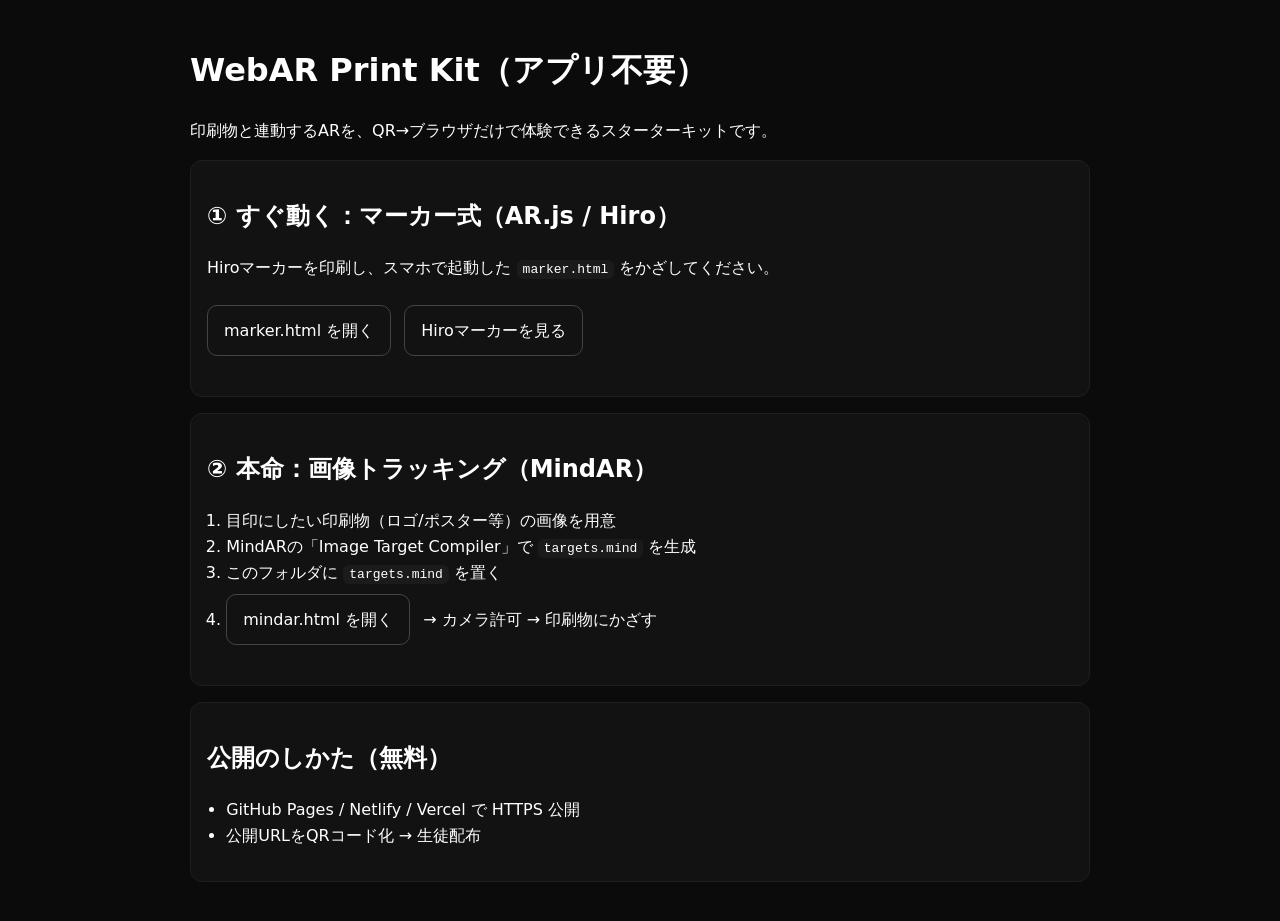
<file: index.html>
<!doctype html>
<html lang="ja">
<head>
  <meta charset="utf-8" />
  <meta name="viewport" content="width=device-width,initial-scale=1" />
  <title>WebAR Print Kit</title>
  <style>
    body{font-family:system-ui, -apple-system, Segoe UI, Roboto, sans-serif;line-height:1.6;margin:0;background:#0b0b0b;color:#fff}
    main{max-width:900px;margin:0 auto;padding:24px}
    a.button{display:inline-block;padding:12px 16px;margin:8px 8px 8px 0;border:1px solid #444;border-radius:10px;color:#fff;text-decoration:none}
    .card{background:#121212;border:1px solid #1f1f1f;border-radius:12px;padding:16px;margin:16px 0}
    code{background:#1b1b1b;padding:2px 6px;border-radius:6px}
    ol,ul{padding-left:1.2em}
  </style>
</head>
<body>
  <main>
    <h1>WebAR Print Kit（アプリ不要）</h1>
    <p>印刷物と連動するARを、QR→ブラウザだけで体験できるスターターキットです。</p>

    <div class="card">
      <h2>① すぐ動く：マーカー式（AR.js / Hiro）</h2>
      <p>Hiroマーカーを印刷し、スマホで起動した <code>marker.html</code> をかざしてください。</p>
      <p><a class="button" href="./marker.html">marker.html を開く</a>
      <a class="button" href="https://github.com/AR-js-org/AR.js/blob/master/three.js/data/images/HIRO.jpg" target="_blank" rel="noopener">Hiroマーカーを見る</a></p>
    </div>

    <div class="card">
      <h2>② 本命：画像トラッキング（MindAR）</h2>
      <ol>
        <li>目印にしたい印刷物（ロゴ/ポスター等）の画像を用意</li>
        <li>MindARの「Image Target Compiler」で <code>targets.mind</code> を生成</li>
        <li>このフォルダに <code>targets.mind</code> を置く</li>
        <li><a class="button" href="./mindar.html">mindar.html を開く</a> → カメラ許可 → 印刷物にかざす</li>
      </ol>
    </div>

    <div class="card">
      <h2>公開のしかた（無料）</h2>
      <ul>
        <li>GitHub Pages / Netlify / Vercel で HTTPS 公開</li>
        <li>公開URLをQRコード化 → 生徒配布</li>
      </ul>
    </div>
  </main>
</body>
</html>
</file>
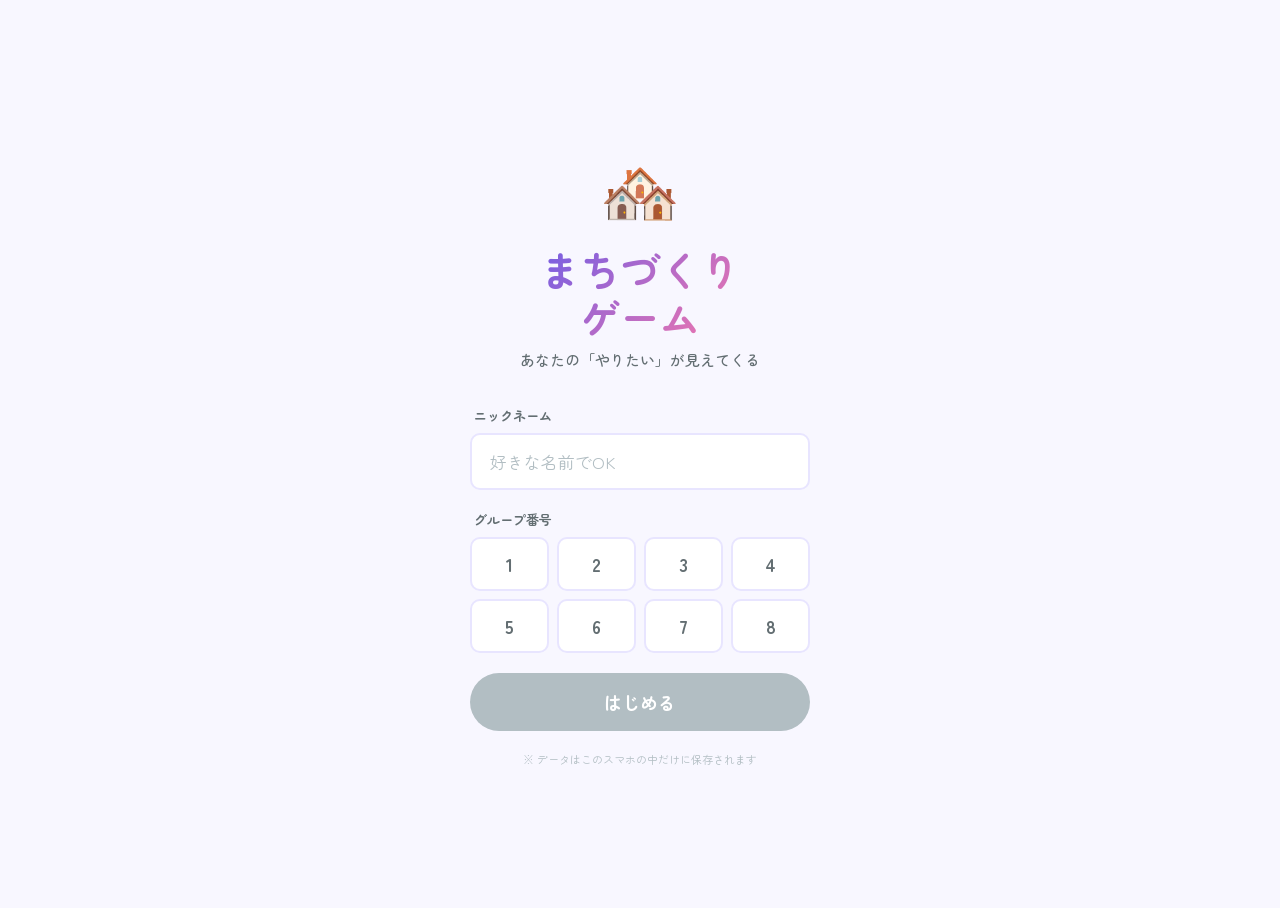
<file: docs/index.html>
<!DOCTYPE html>
<html lang="ja">
<head>
  <meta charset="UTF-8">
  <meta name="viewport" content="width=device-width, initial-scale=1.0, user-scalable=no">
  <title>まちづくりゲーム</title>
  <link rel="stylesheet" href="style.css">
  <link rel="preconnect" href="https://fonts.googleapis.com">
  <link rel="preconnect" href="https://fonts.gstatic.com" crossorigin>
  <link href="https://fonts.googleapis.com/css2?family=Zen+Maru+Gothic:wght@400;500;700&display=swap" rel="stylesheet">
</head>
<body>
  <div id="app">

    <!-- ========== Welcome Screen ========== -->
    <section id="screen-welcome" class="screen active">
      <div class="welcome-container">
        <div class="welcome-hero">
          <div class="welcome-emoji-float">🏘️</div>
          <h1 class="welcome-title">まちづくり<br>ゲーム</h1>
          <p class="welcome-subtitle">あなたの「やりたい」が見えてくる</p>
        </div>
        <div class="welcome-form">
          <div class="input-group">
            <label for="nickname">ニックネーム</label>
            <input type="text" id="nickname" placeholder="好きな名前でOK" maxlength="10" autocomplete="off">
          </div>
          <div class="input-group">
            <label for="group-select">グループ番号</label>
            <div class="group-selector">
              <button class="group-btn" data-group="1">1</button>
              <button class="group-btn" data-group="2">2</button>
              <button class="group-btn" data-group="3">3</button>
              <button class="group-btn" data-group="4">4</button>
              <button class="group-btn" data-group="5">5</button>
              <button class="group-btn" data-group="6">6</button>
              <button class="group-btn" data-group="7">7</button>
              <button class="group-btn" data-group="8">8</button>
            </div>
          </div>
          <button id="btn-start" class="btn-primary" disabled>はじめる</button>
        </div>
        <p class="welcome-note">※ データはこのスマホの中だけに保存されます</p>
      </div>
    </section>

    <!-- ========== How to Play Screen ========== -->
    <section id="screen-howto" class="screen">
      <div class="howto-container">
        <h2 class="howto-title">遊び方</h2>
        <div class="howto-steps">
          <div class="howto-step">
            <div class="howto-step-num">1</div>
            <div class="howto-step-text">
              <strong>施設が出てくる</strong>
              <p>町に新しい施設が建つよ</p>
            </div>
          </div>
          <div class="howto-step">
            <div class="howto-step-num">2</div>
            <div class="howto-step-text">
              <strong>自分の役割を選ぶ</strong>
              <p>「やりたい」で直感で選ぼう</p>
            </div>
          </div>
          <div class="howto-step">
            <div class="howto-step-num">3</div>
            <div class="howto-step-text">
              <strong>周りの人に聞く</strong>
              <p>「私にはどれが合うと思う？」<br>聞いた答えを記録しよう</p>
            </div>
          </div>
          <div class="howto-step">
            <div class="howto-step-num">4</div>
            <div class="howto-step-text">
              <strong>結果を見る</strong>
              <p>多くの人に聞くほど<br>結果がくわしくなる！</p>
            </div>
          </div>
        </div>
        <div class="howto-rule">
          <span class="howto-rule-icon">💡</span>
          <span>「できそう」じゃなくて<br><strong>「やりたい」</strong>で選んでね</span>
        </div>
        <button id="btn-howto-start" class="btn-primary">スタート！</button>
      </div>
    </section>

    <!-- ========== Round: Self Select Screen ========== -->
    <section id="screen-round" class="screen">
      <div class="round-container">
        <div class="round-header">
          <div class="round-progress">
            <div class="round-progress-bar">
              <div class="round-progress-fill" id="progress-fill"></div>
            </div>
            <span class="round-progress-text" id="round-indicator">Round 1 / 4</span>
          </div>
        </div>
        <div class="facility-card" id="facility-card">
          <div class="facility-emoji" id="facility-emoji"></div>
          <h2 class="facility-name" id="facility-name"></h2>
          <p class="facility-announcement" id="facility-announcement"></p>
        </div>
        <p class="round-question">あなたがここで関わるなら？</p>
        <div class="role-list" id="role-list">
          <!-- Roles injected by JS -->
        </div>
      </div>
    </section>

    <!-- ========== Round: Peer Feedback Screen ========== -->
    <section id="screen-peer" class="screen">
      <div class="peer-container">
        <div class="peer-header">
          <div class="peer-badge" id="peer-badge">
            <span class="peer-badge-icon">👟</span>
            <span>聞きに行こう！</span>
          </div>
        </div>
        <div class="peer-my-choice">
          <p class="peer-my-label">あなたの選択</p>
          <div class="peer-my-role" id="peer-my-role"></div>
        </div>
        <div class="peer-instruction">
          <p class="peer-instruction-main">近くの<strong>誰か</strong>にスマホを見せて聞こう</p>
          <p class="peer-instruction-quote">「この中で 私に合いそうなの<br>どれだと思う？」</p>
        </div>
        <p class="peer-input-label">相手が選んでくれた答えをタップ ↓</p>
        <div class="role-list peer-role-list" id="peer-role-list">
          <!-- Roles injected by JS -->
        </div>
        <div class="peer-counter" id="peer-counter">
          <!-- Filled by JS -->
        </div>
        <div class="peer-actions">
          <button id="btn-peer-another" class="btn-secondary" style="display:none">もう1人に聞く</button>
          <button id="btn-peer-next" class="btn-primary" style="display:none">次へ</button>
        </div>
      </div>
    </section>

    <!-- ========== Results Screen ========== -->
    <section id="screen-results" class="screen">
      <div class="results-container">
        <div class="results-header">
          <h2 class="results-title">あなたのタイプ</h2>
        </div>

        <!-- Self Analysis -->
        <div class="results-section">
          <h3 class="results-section-title">
            <span class="results-section-icon">🪞</span>
            自分の目
          </h3>
          <div class="results-chart-wrapper">
            <canvas id="chart-self" width="280" height="280"></canvas>
          </div>
          <div class="results-type-card" id="self-type-card">
            <!-- Filled by JS -->
          </div>
        </div>

        <!-- Peer Analysis -->
        <div class="results-section" id="peer-results-section">
          <h3 class="results-section-title">
            <span class="results-section-icon">👥</span>
            周りの目
            <span class="peer-count-badge" id="peer-total-badge"></span>
          </h3>
          <div id="peer-results-content">
            <!-- Filled by JS: either locked message or full results -->
          </div>
        </div>

        <!-- Gap Analysis -->
        <div class="results-section" id="gap-section" style="display:none">
          <h3 class="results-section-title">
            <span class="results-section-icon">💡</span>
            ギャップ発見！
          </h3>
          <div class="gap-message" id="gap-message"></div>
        </div>

        <!-- Career Suggestions -->
        <div class="results-section" id="career-section">
          <h3 class="results-section-title">
            <span class="results-section-icon">🚀</span>
            こんな道で活躍する人が多い
          </h3>
          <div class="career-list" id="career-list"></div>
        </div>

        <!-- Peer Career (bonus) -->
        <div class="results-section" id="peer-career-section" style="display:none">
          <h3 class="results-section-title">
            <span class="results-section-icon">🏆</span>
            周りの目から見た適職
          </h3>
          <div class="career-list" id="peer-career-list"></div>
        </div>

        <div class="results-footer">
          <p class="results-disclaimer">
            これは「今日のあなたの傾向」であって決定じゃない。<br>
            興味は変わるし、それでまったくOK！
          </p>
          <button id="btn-detail" class="btn-secondary">くわしく見る</button>
          <button id="btn-restart" class="btn-ghost">もう一度やる</button>
        </div>
      </div>
    </section>

    <!-- ========== Detail Screen ========== -->
    <section id="screen-detail" class="screen">
      <div class="detail-container" id="detail-container">
        <!-- Filled by JS -->
      </div>
      <div class="detail-footer">
        <button id="btn-back-results" class="btn-secondary">← 結果に戻る</button>
      </div>
    </section>

  </div>

  <script src="data.js"></script>
  <script src="app.js"></script>
</body>
</html>
</file>
<file: docs/style.css>
/* ============================================================
   まちづくりゲーム - Style
   Mobile-first, 高校生向けモダンデザイン
   ============================================================ */

:root {
  --primary: #6C5CE7;
  --primary-light: #A29BFE;
  --primary-dark: #5A4BD1;
  --accent: #FD79A8;
  --accent-light: #FDCB6E;
  --bg: #F8F7FF;
  --bg-card: #FFFFFF;
  --text: #2D3436;
  --text-light: #636E72;
  --text-muted: #B2BEC3;
  --shadow: 0 4px 20px rgba(108, 92, 231, 0.12);
  --shadow-strong: 0 8px 32px rgba(108, 92, 231, 0.2);
  --radius: 16px;
  --radius-sm: 10px;
  --transition: 0.3s cubic-bezier(0.4, 0, 0.2, 1);
}

* {
  margin: 0;
  padding: 0;
  box-sizing: border-box;
  -webkit-tap-highlight-color: transparent;
}

body {
  font-family: 'Zen Maru Gothic', 'Hiragino Sans', 'Meiryo', sans-serif;
  background: var(--bg);
  color: var(--text);
  min-height: 100dvh;
  overflow-x: hidden;
}

/* ========== Screen Management ========== */
.screen {
  display: none;
  min-height: 100dvh;
  padding: 20px 16px env(safe-area-inset-bottom);
  animation: fadeSlideIn 0.4s ease;
}

.screen.active {
  display: block;
}

@keyframes fadeSlideIn {
  from {
    opacity: 0;
    transform: translateY(20px);
  }
  to {
    opacity: 1;
    transform: translateY(0);
  }
}

/* ========== Buttons ========== */
.btn-primary {
  display: block;
  width: 100%;
  padding: 16px 32px;
  background: linear-gradient(135deg, var(--primary), var(--primary-dark));
  color: white;
  border: none;
  border-radius: 50px;
  font-size: 18px;
  font-weight: 700;
  font-family: inherit;
  cursor: pointer;
  transition: var(--transition);
  box-shadow: 0 4px 16px rgba(108, 92, 231, 0.35);
  position: relative;
  overflow: hidden;
}

.btn-primary:active {
  transform: scale(0.97);
  box-shadow: 0 2px 8px rgba(108, 92, 231, 0.3);
}

.btn-primary:disabled {
  background: var(--text-muted);
  box-shadow: none;
  cursor: not-allowed;
}

.btn-secondary {
  display: block;
  width: 100%;
  padding: 14px 28px;
  background: var(--bg);
  color: var(--primary);
  border: 2px solid var(--primary-light);
  border-radius: 50px;
  font-size: 16px;
  font-weight: 700;
  font-family: inherit;
  cursor: pointer;
  transition: var(--transition);
}

.btn-secondary:active {
  background: var(--primary-light);
  color: white;
}

.btn-ghost {
  display: block;
  width: 100%;
  padding: 12px 24px;
  background: transparent;
  color: var(--text-light);
  border: none;
  border-radius: 50px;
  font-size: 14px;
  font-weight: 500;
  font-family: inherit;
  cursor: pointer;
  text-decoration: underline;
  text-underline-offset: 3px;
}

/* ========== Welcome Screen ========== */
.welcome-container {
  display: flex;
  flex-direction: column;
  align-items: center;
  justify-content: center;
  min-height: calc(100dvh - 40px);
  text-align: center;
}

.welcome-hero {
  margin-bottom: 36px;
}

.welcome-emoji-float {
  font-size: 64px;
  animation: float 3s ease-in-out infinite;
  margin-bottom: 12px;
}

@keyframes float {
  0%, 100% { transform: translateY(0px); }
  50% { transform: translateY(-12px); }
}

.welcome-title {
  font-size: 40px;
  font-weight: 700;
  background: linear-gradient(135deg, var(--primary), var(--accent));
  -webkit-background-clip: text;
  -webkit-text-fill-color: transparent;
  background-clip: text;
  line-height: 1.2;
  margin-bottom: 8px;
}

.welcome-subtitle {
  font-size: 15px;
  color: var(--text-light);
  font-weight: 500;
}

.welcome-form {
  width: 100%;
  max-width: 340px;
  display: flex;
  flex-direction: column;
  gap: 20px;
}

.input-group {
  text-align: left;
}

.input-group label {
  display: block;
  font-size: 13px;
  font-weight: 700;
  color: var(--text-light);
  margin-bottom: 8px;
  padding-left: 4px;
}

.input-group input {
  width: 100%;
  padding: 14px 18px;
  border: 2px solid #E8E5FF;
  border-radius: var(--radius-sm);
  font-size: 17px;
  font-family: inherit;
  background: white;
  color: var(--text);
  transition: var(--transition);
  outline: none;
}

.input-group input:focus {
  border-color: var(--primary);
  box-shadow: 0 0 0 4px rgba(108, 92, 231, 0.1);
}

.input-group input::placeholder {
  color: var(--text-muted);
}

.group-selector {
  display: grid;
  grid-template-columns: repeat(4, 1fr);
  gap: 8px;
}

.group-btn {
  padding: 12px;
  border: 2px solid #E8E5FF;
  border-radius: var(--radius-sm);
  background: white;
  font-size: 18px;
  font-weight: 700;
  font-family: inherit;
  color: var(--text-light);
  cursor: pointer;
  transition: var(--transition);
}

.group-btn.selected {
  border-color: var(--primary);
  background: var(--primary);
  color: white;
  box-shadow: 0 2px 12px rgba(108, 92, 231, 0.3);
}

.group-btn:active {
  transform: scale(0.95);
}

.welcome-note {
  margin-top: 20px;
  font-size: 11px;
  color: var(--text-muted);
}

/* ========== How to Play ========== */
.howto-container {
  max-width: 400px;
  margin: 0 auto;
  padding-top: 24px;
  display: flex;
  flex-direction: column;
  min-height: calc(100dvh - 40px);
}

.howto-title {
  text-align: center;
  font-size: 28px;
  margin-bottom: 28px;
  color: var(--primary);
}

.howto-steps {
  display: flex;
  flex-direction: column;
  gap: 16px;
  margin-bottom: 24px;
}

.howto-step {
  display: flex;
  align-items: flex-start;
  gap: 14px;
  background: white;
  padding: 16px;
  border-radius: var(--radius);
  box-shadow: var(--shadow);
}

.howto-step-num {
  flex-shrink: 0;
  width: 36px;
  height: 36px;
  background: linear-gradient(135deg, var(--primary), var(--accent));
  color: white;
  border-radius: 50%;
  display: flex;
  align-items: center;
  justify-content: center;
  font-size: 18px;
  font-weight: 700;
}

.howto-step-text strong {
  font-size: 16px;
  display: block;
  margin-bottom: 2px;
}

.howto-step-text p {
  font-size: 13px;
  color: var(--text-light);
  line-height: 1.5;
}

.howto-rule {
  display: flex;
  align-items: center;
  gap: 12px;
  background: #FFF8E7;
  padding: 16px;
  border-radius: var(--radius);
  margin-bottom: 28px;
  font-size: 14px;
  line-height: 1.6;
}

.howto-rule-icon {
  font-size: 28px;
  flex-shrink: 0;
}

#btn-howto-start {
  margin-top: auto;
  margin-bottom: 20px;
}

/* ========== Round Screen ========== */
.round-container {
  max-width: 400px;
  margin: 0 auto;
}

.round-header {
  margin-bottom: 16px;
}

.round-progress {
  display: flex;
  flex-direction: column;
  gap: 6px;
}

.round-progress-bar {
  height: 6px;
  background: #E8E5FF;
  border-radius: 3px;
  overflow: hidden;
}

.round-progress-fill {
  height: 100%;
  background: linear-gradient(90deg, var(--primary), var(--accent));
  border-radius: 3px;
  transition: width 0.5s ease;
}

.round-progress-text {
  font-size: 13px;
  font-weight: 700;
  color: var(--text-light);
  text-align: center;
}

.facility-card {
  text-align: center;
  padding: 24px 16px;
  background: white;
  border-radius: var(--radius);
  box-shadow: var(--shadow);
  margin-bottom: 20px;
  animation: popIn 0.5s cubic-bezier(0.175, 0.885, 0.32, 1.275);
}

@keyframes popIn {
  from {
    opacity: 0;
    transform: scale(0.8);
  }
  to {
    opacity: 1;
    transform: scale(1);
  }
}

.facility-emoji {
  font-size: 56px;
  margin-bottom: 8px;
}

.facility-name {
  font-size: 26px;
  font-weight: 700;
  margin-bottom: 4px;
}

.facility-announcement {
  font-size: 14px;
  color: var(--text-light);
}

.round-question {
  text-align: center;
  font-size: 15px;
  font-weight: 700;
  color: var(--primary);
  margin-bottom: 14px;
}

.role-list {
  display: flex;
  flex-direction: column;
  gap: 10px;
  padding-bottom: 20px;
}

.role-card {
  display: flex;
  align-items: center;
  gap: 14px;
  padding: 16px;
  background: white;
  border: 2px solid #F0EDFF;
  border-radius: var(--radius);
  cursor: pointer;
  transition: var(--transition);
  user-select: none;
  -webkit-user-select: none;
}

.role-card:active {
  transform: scale(0.98);
}

.role-card.selected {
  border-color: var(--primary);
  background: linear-gradient(135deg, #F8F7FF, #F0EDFF);
  box-shadow: 0 2px 12px rgba(108, 92, 231, 0.15);
}

.role-card.selected .role-check {
  opacity: 1;
}

.role-emoji {
  font-size: 32px;
  flex-shrink: 0;
}

.role-info {
  flex: 1;
  min-width: 0;
}

.role-label {
  font-size: 16px;
  font-weight: 700;
  margin-bottom: 2px;
}

.role-desc {
  font-size: 13px;
  color: var(--text-light);
}

.role-check {
  flex-shrink: 0;
  width: 28px;
  height: 28px;
  border-radius: 50%;
  background: var(--primary);
  color: white;
  display: flex;
  align-items: center;
  justify-content: center;
  font-size: 16px;
  opacity: 0;
  transition: var(--transition);
}

/* ========== Peer Feedback Screen ========== */
.peer-container {
  max-width: 400px;
  margin: 0 auto;
}

.peer-header {
  text-align: center;
  margin-bottom: 16px;
}

.peer-badge {
  display: inline-flex;
  align-items: center;
  gap: 8px;
  padding: 8px 20px;
  background: linear-gradient(135deg, #FFF3E0, #FFE0B2);
  border-radius: 50px;
  font-size: 15px;
  font-weight: 700;
  color: #E65100;
  animation: bounce 1s ease-in-out;
}

@keyframes bounce {
  0%, 100% { transform: translateY(0); }
  30% { transform: translateY(-8px); }
  60% { transform: translateY(-4px); }
}

.peer-my-choice {
  text-align: center;
  padding: 14px;
  background: white;
  border-radius: var(--radius);
  box-shadow: var(--shadow);
  margin-bottom: 20px;
}

.peer-my-label {
  font-size: 12px;
  color: var(--text-muted);
  font-weight: 700;
  margin-bottom: 6px;
}

.peer-my-role {
  font-size: 18px;
  font-weight: 700;
}

.peer-instruction {
  text-align: center;
  margin-bottom: 20px;
}

.peer-instruction-main {
  font-size: 15px;
  margin-bottom: 10px;
  line-height: 1.6;
}

.peer-instruction-quote {
  font-size: 17px;
  font-weight: 700;
  color: var(--primary);
  background: white;
  padding: 14px 18px;
  border-radius: var(--radius);
  border-left: 4px solid var(--primary);
  line-height: 1.6;
}

.peer-input-label {
  font-size: 13px;
  color: var(--text-light);
  text-align: center;
  margin-bottom: 12px;
  font-weight: 700;
}

.peer-role-list .role-card {
  padding: 12px 14px;
}

.peer-role-list .role-emoji {
  font-size: 26px;
}

.peer-role-list .role-label {
  font-size: 15px;
}

.peer-counter {
  display: flex;
  justify-content: center;
  gap: 6px;
  margin: 16px 0;
  flex-wrap: wrap;
}

.peer-dot {
  width: 14px;
  height: 14px;
  border-radius: 50%;
  background: #E8E5FF;
  transition: var(--transition);
}

.peer-dot.filled {
  background: var(--primary);
  animation: dotPop 0.3s ease;
}

@keyframes dotPop {
  0% { transform: scale(0.5); }
  50% { transform: scale(1.3); }
  100% { transform: scale(1); }
}

.peer-counter-text {
  width: 100%;
  text-align: center;
  font-size: 14px;
  font-weight: 700;
  color: var(--primary);
  margin-top: 4px;
}

.peer-actions {
  display: flex;
  flex-direction: column;
  gap: 10px;
  margin-top: 8px;
  padding-bottom: 20px;
}

/* ========== Results Screen ========== */
.results-container {
  max-width: 400px;
  margin: 0 auto;
  padding-top: 12px;
}

.results-header {
  text-align: center;
  margin-bottom: 24px;
}

.results-title {
  font-size: 28px;
  background: linear-gradient(135deg, var(--primary), var(--accent));
  -webkit-background-clip: text;
  -webkit-text-fill-color: transparent;
  background-clip: text;
}

.results-section {
  margin-bottom: 24px;
}

.results-section-title {
  font-size: 18px;
  font-weight: 700;
  margin-bottom: 14px;
  display: flex;
  align-items: center;
  gap: 8px;
}

.results-section-icon {
  font-size: 22px;
}

.results-chart-wrapper {
  display: flex;
  justify-content: center;
  margin-bottom: 16px;
}

.results-type-card {
  background: white;
  border-radius: var(--radius);
  padding: 20px;
  box-shadow: var(--shadow);
  text-align: center;
}

.type-badge {
  display: inline-flex;
  align-items: center;
  gap: 8px;
  padding: 8px 20px;
  border-radius: 50px;
  font-size: 18px;
  font-weight: 700;
  color: white;
  margin-bottom: 8px;
}

.type-keyword {
  font-size: 13px;
  color: var(--text-light);
  margin-bottom: 0;
}

/* Peer results */
.peer-locked {
  text-align: center;
  padding: 28px 20px;
  background: white;
  border-radius: var(--radius);
  box-shadow: var(--shadow);
}

.peer-locked-icon {
  font-size: 40px;
  margin-bottom: 8px;
}

.peer-locked-text {
  font-size: 15px;
  color: var(--text-light);
  line-height: 1.7;
}

.peer-locked-text strong {
  color: var(--primary);
}

.peer-count-badge {
  font-size: 13px;
  background: var(--primary-light);
  color: white;
  padding: 2px 10px;
  border-radius: 50px;
  margin-left: 4px;
}

/* Gap */
.gap-message {
  background: linear-gradient(135deg, #FFF8E7, #FFF3E0);
  padding: 20px;
  border-radius: var(--radius);
  font-size: 15px;
  line-height: 1.8;
}

/* Career */
.career-list {
  display: flex;
  flex-wrap: wrap;
  gap: 8px;
}

.career-tag {
  display: inline-block;
  padding: 8px 16px;
  background: white;
  border: 1.5px solid #E8E5FF;
  border-radius: 50px;
  font-size: 14px;
  font-weight: 500;
  color: var(--text);
  transition: var(--transition);
}

.career-tag:nth-child(odd) {
  border-color: #FFE5EE;
}

/* Results footer */
.results-footer {
  text-align: center;
  padding: 20px 0 40px;
  display: flex;
  flex-direction: column;
  gap: 12px;
}

.results-disclaimer {
  font-size: 13px;
  color: var(--text-light);
  line-height: 1.7;
  padding: 16px;
  background: #F0F0F5;
  border-radius: var(--radius);
  margin-bottom: 8px;
}

/* ========== Detail Screen ========== */
.detail-container {
  max-width: 400px;
  margin: 0 auto;
  padding-top: 12px;
  display: flex;
  flex-direction: column;
  gap: 20px;
}

.detail-type-block {
  background: white;
  border-radius: var(--radius);
  padding: 24px 20px;
  box-shadow: var(--shadow);
}

.detail-type-header {
  display: flex;
  align-items: center;
  gap: 12px;
  margin-bottom: 16px;
}

.detail-type-emoji {
  font-size: 36px;
}

.detail-type-name {
  font-size: 22px;
  font-weight: 700;
}

.detail-type-keyword {
  font-size: 13px;
  color: var(--text-light);
}

.detail-description-list {
  list-style: none;
  display: flex;
  flex-direction: column;
  gap: 10px;
  margin-bottom: 16px;
}

.detail-description-list li {
  font-size: 14px;
  line-height: 1.6;
  padding-left: 20px;
  position: relative;
}

.detail-description-list li::before {
  content: '•';
  position: absolute;
  left: 4px;
  color: var(--primary);
  font-weight: bold;
}

.detail-celebrities {
  font-size: 13px;
  color: var(--text-light);
  padding: 12px 16px;
  background: var(--bg);
  border-radius: var(--radius-sm);
}

.detail-celebrities strong {
  display: block;
  margin-bottom: 4px;
  color: var(--text);
  font-size: 12px;
}

.detail-footer {
  padding: 16px 0 40px;
  max-width: 400px;
  margin: 0 auto;
}

/* ========== Utility ========== */
.fade-in {
  animation: fadeSlideIn 0.4s ease;
}

/* Haptic-like visual feedback */
@keyframes tapFeedback {
  0% { transform: scale(1); }
  50% { transform: scale(0.96); }
  100% { transform: scale(1); }
}

/* Responsive tweaks for very small screens */
@media (max-height: 667px) {
  .welcome-emoji-float { font-size: 48px; }
  .welcome-title { font-size: 32px; }
  .facility-emoji { font-size: 44px; }
  .facility-card { padding: 16px 12px; }
}

@media (min-width: 768px) {
  .screen {
    padding: 24px;
  }
}
</file>
